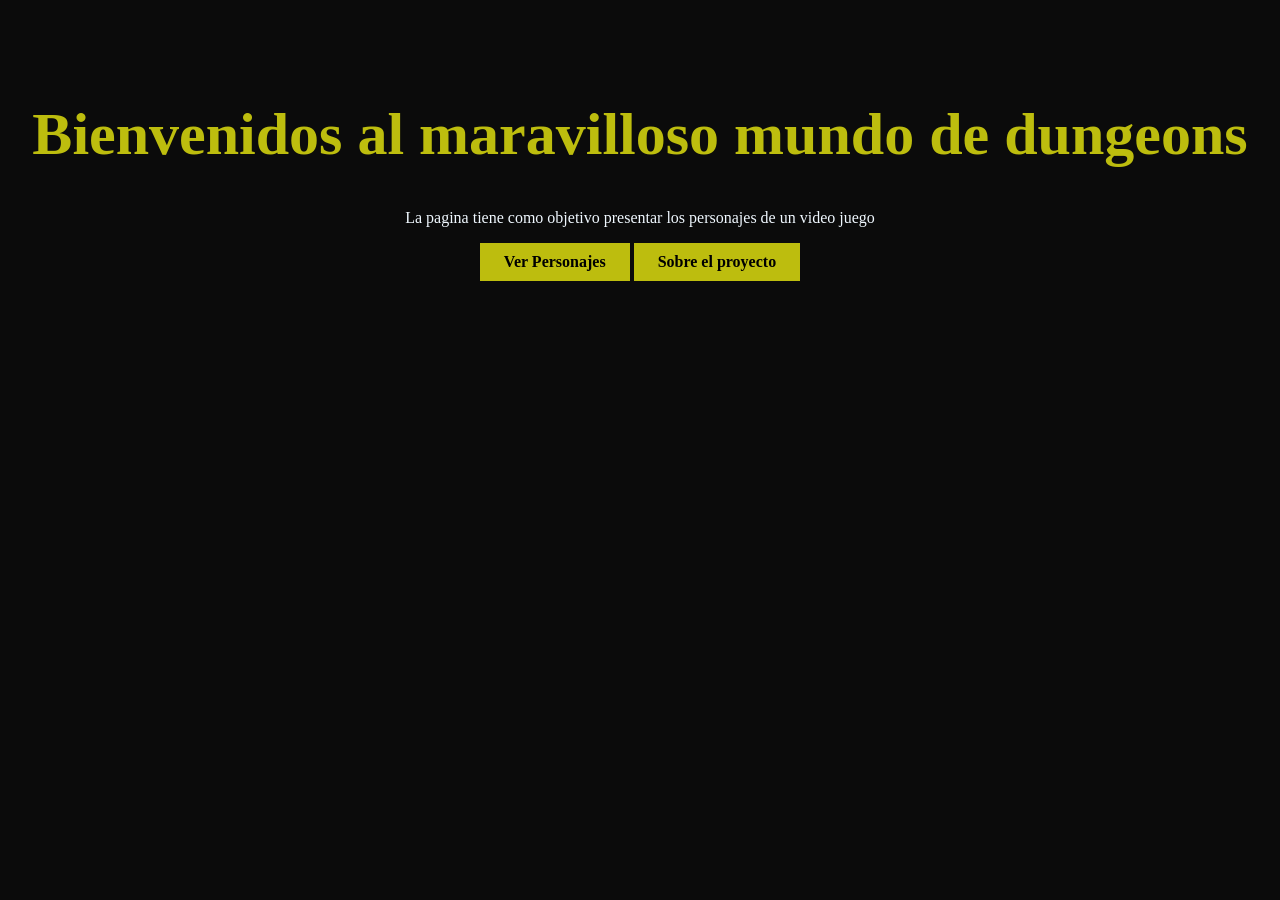
<file: index.html>
<!DOCTYPE html>
<html lang="es">  
<head>

    <title>Pantalla de incio </title>
    <meta charset="UTF-8">
    <meta name="viewport" content="width=device-width, initial-scale=1.0">


</head>
<body style ="background-color: rgb(11, 11, 11); margin: 0; font-family: Georgia, 'Times New Roman', Times, serif;">
    <div style="text-align: center;padding: 60px 20px;">
    

    <h1 style="color:rgb(189, 189, 14);font-size: 60px;">Bienvenidos al maravilloso mundo de dungeons </h1>
    <p style="color: aliceblue;"> La pagina tiene como objetivo presentar los personajes de un video juego</p>


     <a href="personajes.html" style="display: inline-block; background-color: rgb(189, 189, 14);font-weight: bold;text-decoration: none;padding: 10px 24px;color: #000;">Ver Personajes</a>
     <a href="#" style="display: inline-block; background-color: rgb(189, 189, 14);font-weight: bold;text-decoration: none;padding: 10px 24px;color: #000;">Sobre el proyecto</a>

     
   </div> 
</body>
</html>
</file>
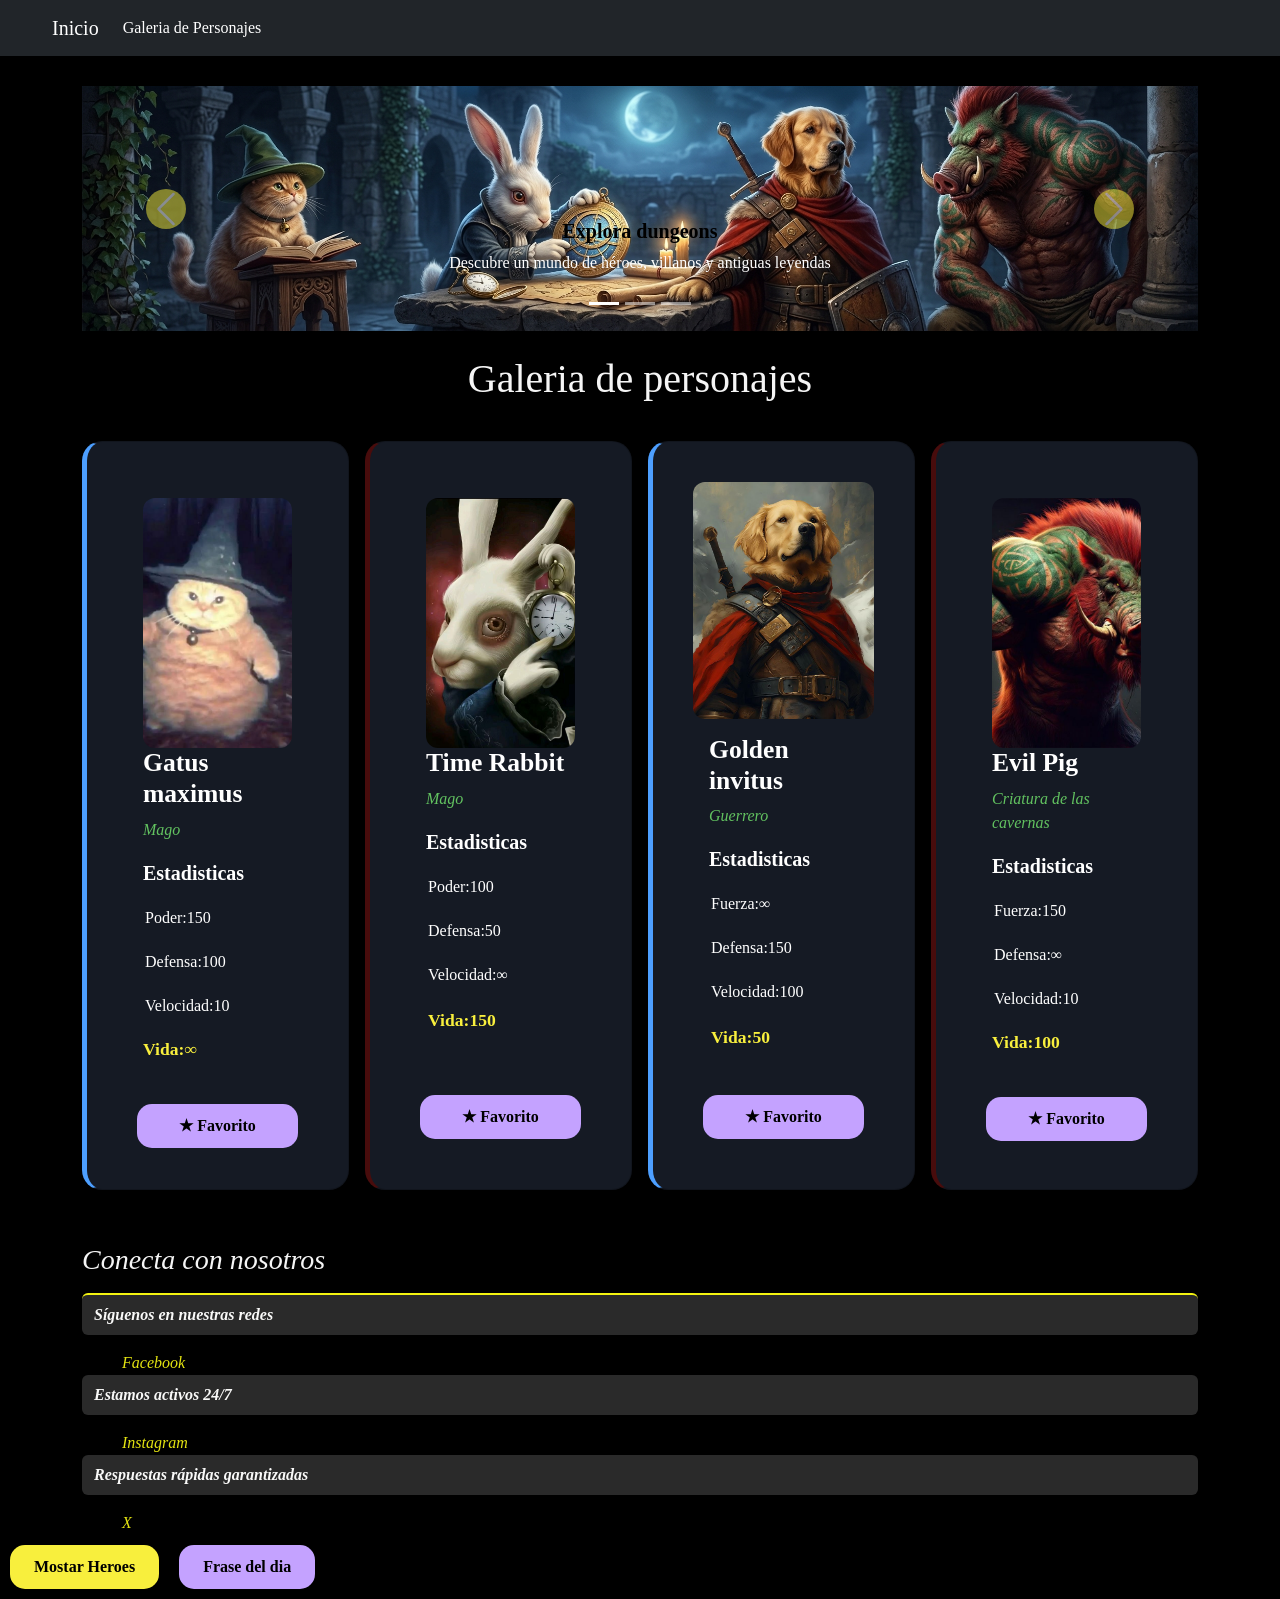
<file: personajes.html>
<!DOCTYPE html>
<html lang="es">  
<head>

    <title>Galeria</title>
    <meta charset="UTF-8">
    <meta name="viewport" content="width=device-width, initial-scale=1.0">
    <link href="https://cdn.jsdelivr.net/npm/bootstrap@5.3.8/dist/css/bootstrap.min.css" rel="stylesheet">
    <link rel="stylesheet"href="estilos.css">
</head>
<body>

    <nav class="navbar navbar-expand-lg bg-dark navbar-dark">
<div class="container-fluid">
    <a class="navbar-brand" href="index.html">Inicio</a>
    <button class="navbar-toggler" type="button" data-bs-toggle="collapse" data-bs-target="#navbarNav" aria-controls="navbarNav" aria-expanded="false" aria-label="Toggle navigation">
    <span class="navbar-toggler-icon"></span>
    </button>
    <div class="collapse navbar-collapse" id="navbarNav">
    <ul class="navbar-nav">
        <li class="nav-item">
        <a class="nav-link active" aria-current="page" href="personajes.html">Galeria de Personajes</a>
        </li>
    </ul>
    </div>
</div>
</nav>


<div class="container">


    <div id="carouselExampleCaptions" class="carousel slide">
<div class="carousel-indicators">
    <button type="button" data-bs-target="#carouselExampleCaptions" data-bs-slide-to="0" class="active" aria-current="true" aria-label="Slide 1"></button>
    <button type="button" data-bs-target="#carouselExampleCaptions" data-bs-slide-to="1" aria-label="Slide 2"></button>
    <button type="button" data-bs-target="#carouselExampleCaptions" data-bs-slide-to="2" aria-label="Slide 3"></button>
</div>
<div class="carousel-inner">
    <div class="carousel-item active">
    <img src="images/carousel-1.jpg" class="d-block w-100" alt="todos los personajes">
    <div class="carousel-caption d-none d-md-block">
        <h5>Explora dungeons</h5>
        <p>Descubre un mundo de héroes, villanos y antiguas leyendas</p>
    </div>
    </div>
    <div class="carousel-item">
    
        <img src="images/carousel-2.jpg" class="d-block w-100" alt="escoje a tu personaje">
    <div class="carousel-caption d-none d-md-block">
        <h5>Forja tu leyenda </h5>
        <p>Elige tu personaje y comienza una avenura inolvidable </p>
    </div>
    </div>
    <div class="carousel-item">
    <video autoplay muted controls class="d-block w-100">
    <source src="images/carousel-3.mp4" type="video/mp4">
</video>
    <div class="carousel-caption d-none d-md-block">
        <h5>Comparte la aventura </h5>
        <p>Juega, diviértete y encuentra aliados en el camino.
</p>
    </div>
    </div>
</div>
<button class="carousel-control-prev" type="button" data-bs-target="#carouselExampleCaptions" data-bs-slide="prev">
    <span class="carousel-control-prev-icon" aria-hidden="true"></span>
    <span class="visually-hidden">Previous</span>
</button>
<button class="carousel-control-next" type="button" data-bs-target="#carouselExampleCaptions" data-bs-slide="next">
    <span class="carousel-control-next-icon" aria-hidden="true"></span>
    <span class="visually-hidden">Next</span>
</button>
</div>

</div>

    <h1 class="text-center mt-4">Galeria de personajes</h1>

    <div class="container">

    <div class="row g-3">

    <div class="col-12 col-md-6 col-lg-3">
    <article class="ficha card"  data-tipo="heroe">
        <div class="card-body">
        <img  src ="images/Cat wizard, gato mago hechicero.jpg"> 
        <h2 class ="nombre">Gatus maximus</h2>
        <p class="clase">Mago</p>
        <p style="font-size: 20px;"><strong>Estadisticas</strong></p>
        <ul class="stats">
            <li>Poder:150</li>
            <li>Defensa:100</li>
            <li>Velocidad:10</li>
        </ul> 
        <p class="vida">Vida:∞</p>   
        </div>   
    </article>
</div>

    <div class="col-12 col-md-6 col-lg-3">
    <article class="ficha card"  data-tipo="villano">
    <div class="card-body">
    <img src="images/rabbit.jpg" >

        <h2 class ="nombre">Time Rabbit</h2>
        <p class="clase">Mago</p>
        <p style="font-size: 20px;"><strong>Estadisticas</strong></p>
        <ul class="stats">
            <li>Poder:100</li>
            <li>Defensa:50</li>
            <li>Velocidad:∞</li>
            <li class="vida">Vida:150</li>
        </ul>
    </div>  
    </article>
    </div>  

<div class="col-12 col-md-6 col-lg-3">
        <article class="ficha card"  data-tipo="heroe">
        <img src="images/dog.jpg">
        <div class="card-body">
        <h2 class ="nombre">Golden invitus</h2>
        <p class="clase">Guerrero</p>
        <p style="font-size: 20px;"><strong>Estadisticas</strong></p>
        <ul class="stats">
            <li>Fuerza:∞</li>
            <li>Defensa:150</li>
            <li>Velocidad:100</li>
            <li class="vida">Vida:50</li>
        </ul>
        </div>  
    </article>
    </div>  

    
<div class="col-12 col-md-6 col-lg-3">
        <article class="ficha card"  data-tipo="villano">
        <div class="card-body">
        <img src="images/pig.jpg">
        <h2 class ="nombre">Evil Pig</h2>
        <p class="clase"><em>Criatura de las cavernas </em></p>
        <p style="font-size: 20px;"><strong>Estadisticas</strong></p>
        <ul class="stats">
            <li>Fuerza:150</li>
            <li>Defensa:∞</li>
            <li>Velocidad:10</li>
        </ul>
        <p class="vida">Vida:100</p>
    </div>  
    </article>
    </div>
    </div>

    <div class="redes-pagina">
        <h3>Conecta con nosotros</h3>
        <p>Síguenos en nuestras redes</p>
        <a class="red-facebook" href="#">Facebook</a>
        <p>Estamos activos 24/7</p>
        <a class="red-Instagram" href="#">Instagram</a>
        <p>Respuestas rápidas garantizadas</p>
        <a class="red-Instagram" href="#">X</a>

       
</div>
</div>


<script src="script.js"></script>
<script src="https://cdn.jsdelivr.net/npm/bootstrap@5.3.8/dist/js/bootstrap.bundle.min.js"></script>
</body>
</html>
</file>
<file: estilos.css>
body {
    background-color: #000000; 
    color: #f5f5f5;           
    font-family: Georgia, "Times New Roman", serif;
}
.ficha img {
    width: 100%;
    height: 250px;
    object-fit: cover;
}


.centrar {
    display: flex;
    align-items: center;
    gap: 30px;
    
}

.ficha{
    background-color: #151A24;
    padding: 40px;
    border-radius: 20px;
    margin-bottom: 40px;
    margin-top: 30px;
    height: 90%;
    width: 100%;
    color:white
}
.nombre{
    font-size: 40px;
    font-weight: bold;
    font-size: 1.6rem;
}
.clase{
    color:#62c260;
    font-style: italic;
}
.stats{
    list-style: none;
    padding: 2px;
    display: flex;
    justify-content:space-between;
    gap: 20px;; 
    flex-wrap: wrap;
    
}


.vida{
    color: rgb(240, 240, 2);
    font-weight: bold;
    font-size: 1.1rem;
}
.vida{
    color: #f8ef3d;
    font-weight: bold;
    font-size: 1.1rem;

}
a{
    color: rgb(228, 228, 17);
    text-decoration: none;
    padding-left: 40px;
}

a:hover {
    color: #f9fbf6;
    text-decoration: underline;
}

[data-tipo="heroe"] {
    border-left: 5px solid #4D9FFF;
}

[data-tipo="villano"] {
    border-left: 5px solid rgb(72, 12, 12);
}

#titulo-galeria {
letter-spacing: 10px;
border-bottom: 1px solid rgb(243, 243, 17);
padding-bottom: 2px;
display: inline-block;
}

.redes-pagina{
    font-style: italic;

}

.redes-pagina > p {
    background-color: #2a2a2a;
    padding: 8px 12px;
    border-radius: 6px;
}

h3 + p {
    margin-top: 16px;
    border-top: 2px solid rgb(243, 243, 17);
    padding-top: 12px;
    }

    h3 ~ p {
    color: rgb(249, 249, 248);
    font-weight: bold;
    }

    .resaltado {
    border-left: 10px solid gold;
}
.borde-rodondeado{
    border-radius: 12px;
}

.resaltado-villano {
    border-left: 10px solid rgb(254, 0, 0);
}

.boton-general{
    display: inline-block;
    background-color: #C4A2FF;
    font-weight: bold;
    padding: 10px 24px;
    border:none;
    border-radius: 15px;
    margin : 10px
}


.boton-heroes{
    display: inline-block;
    background-color:#f8ef3d;
    font-weight: bold;
    padding: 10px 24px;
    border:none;
    border-radius: 15px;
    margin : 10px
}

.boton-villano {
    display: inline-block;
    background-color:rgb(255, 0, 0);
    font-weight: bold;
    padding: 10px 24px;
    border:none;
    border-radius: 15px;
    margin : 10px
}

.carousel-control-next-icon{
    background-color: #f8ef3d;
    border-radius: 20px;
    padding: 20px;

}

.carousel-control-prev-icon{
    background-color: #f8ef3d;
    border-radius: 20px;
    padding: 20px;

}

.row {
    border-radius: solid white ;
}
h5{
    color : black;
    font-weight: bold;
    
}

.navbar{
    margin-bottom: 30px;
}
</file>
